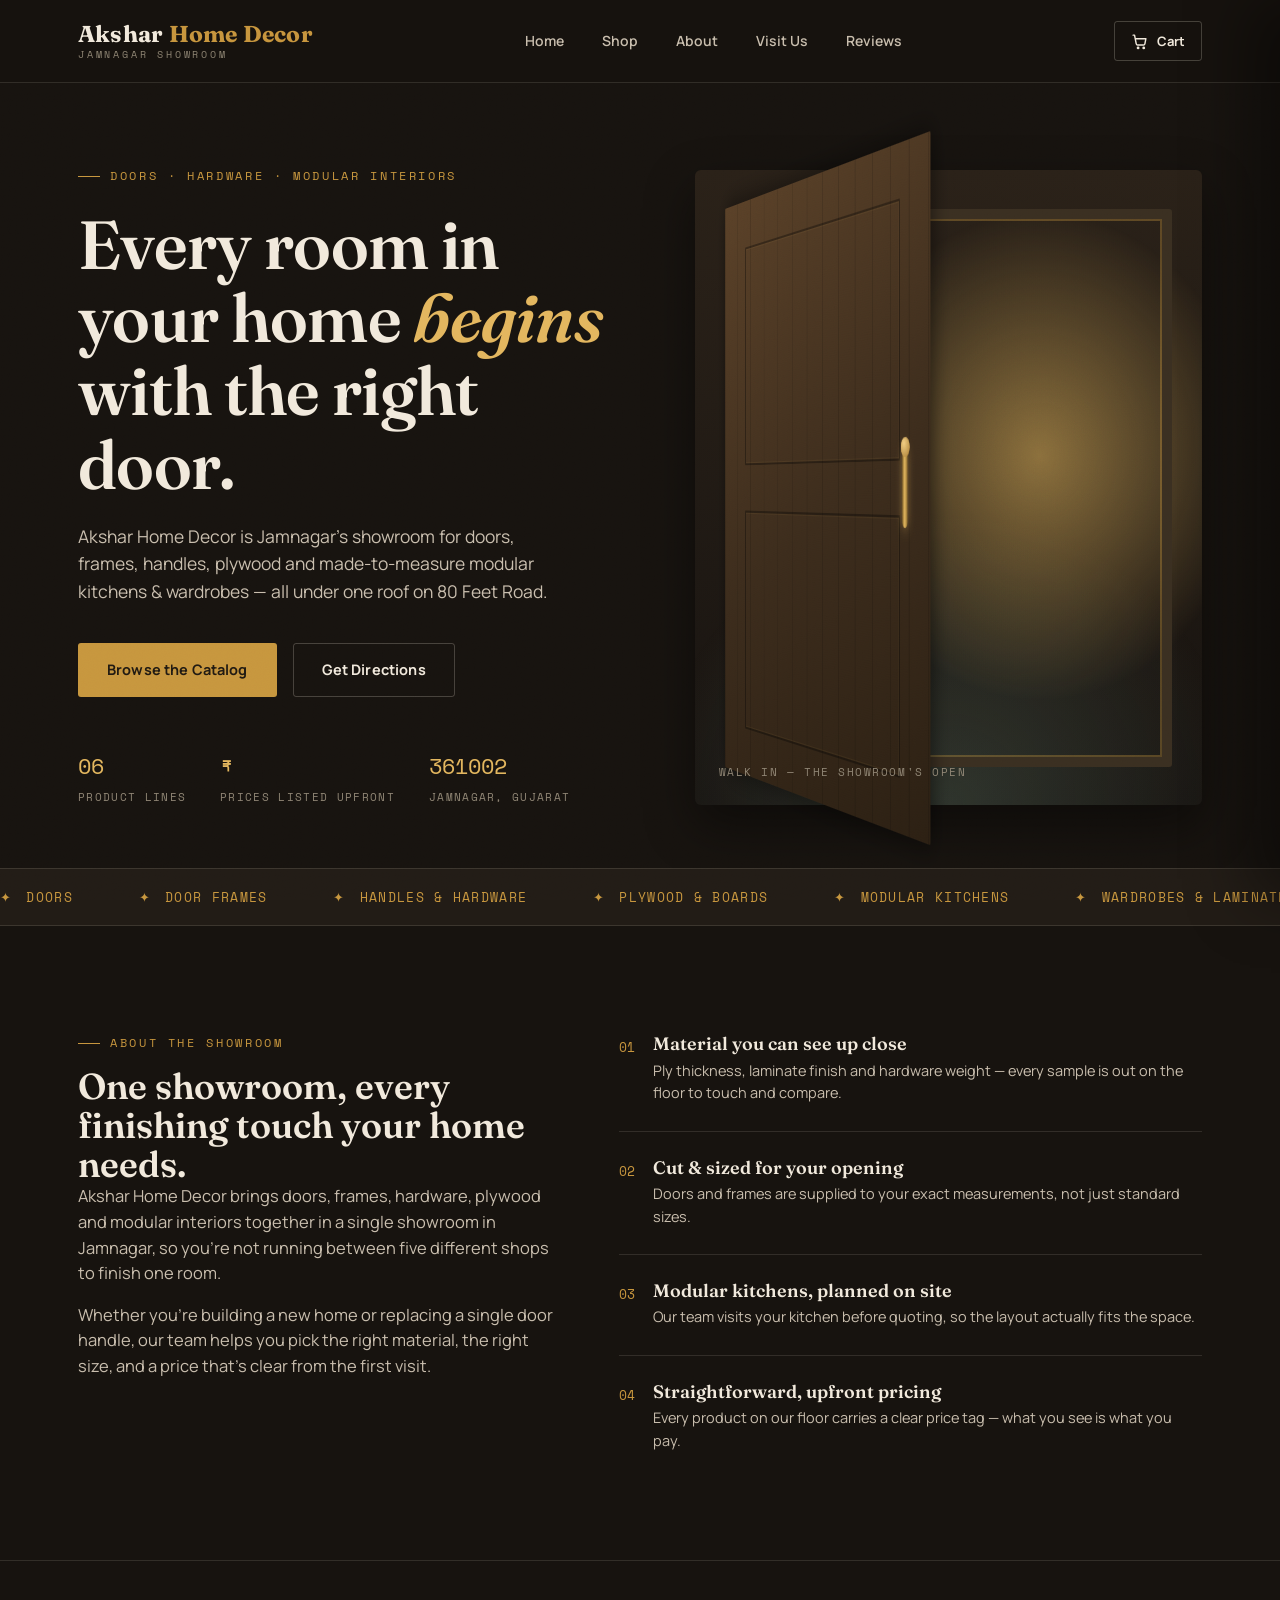
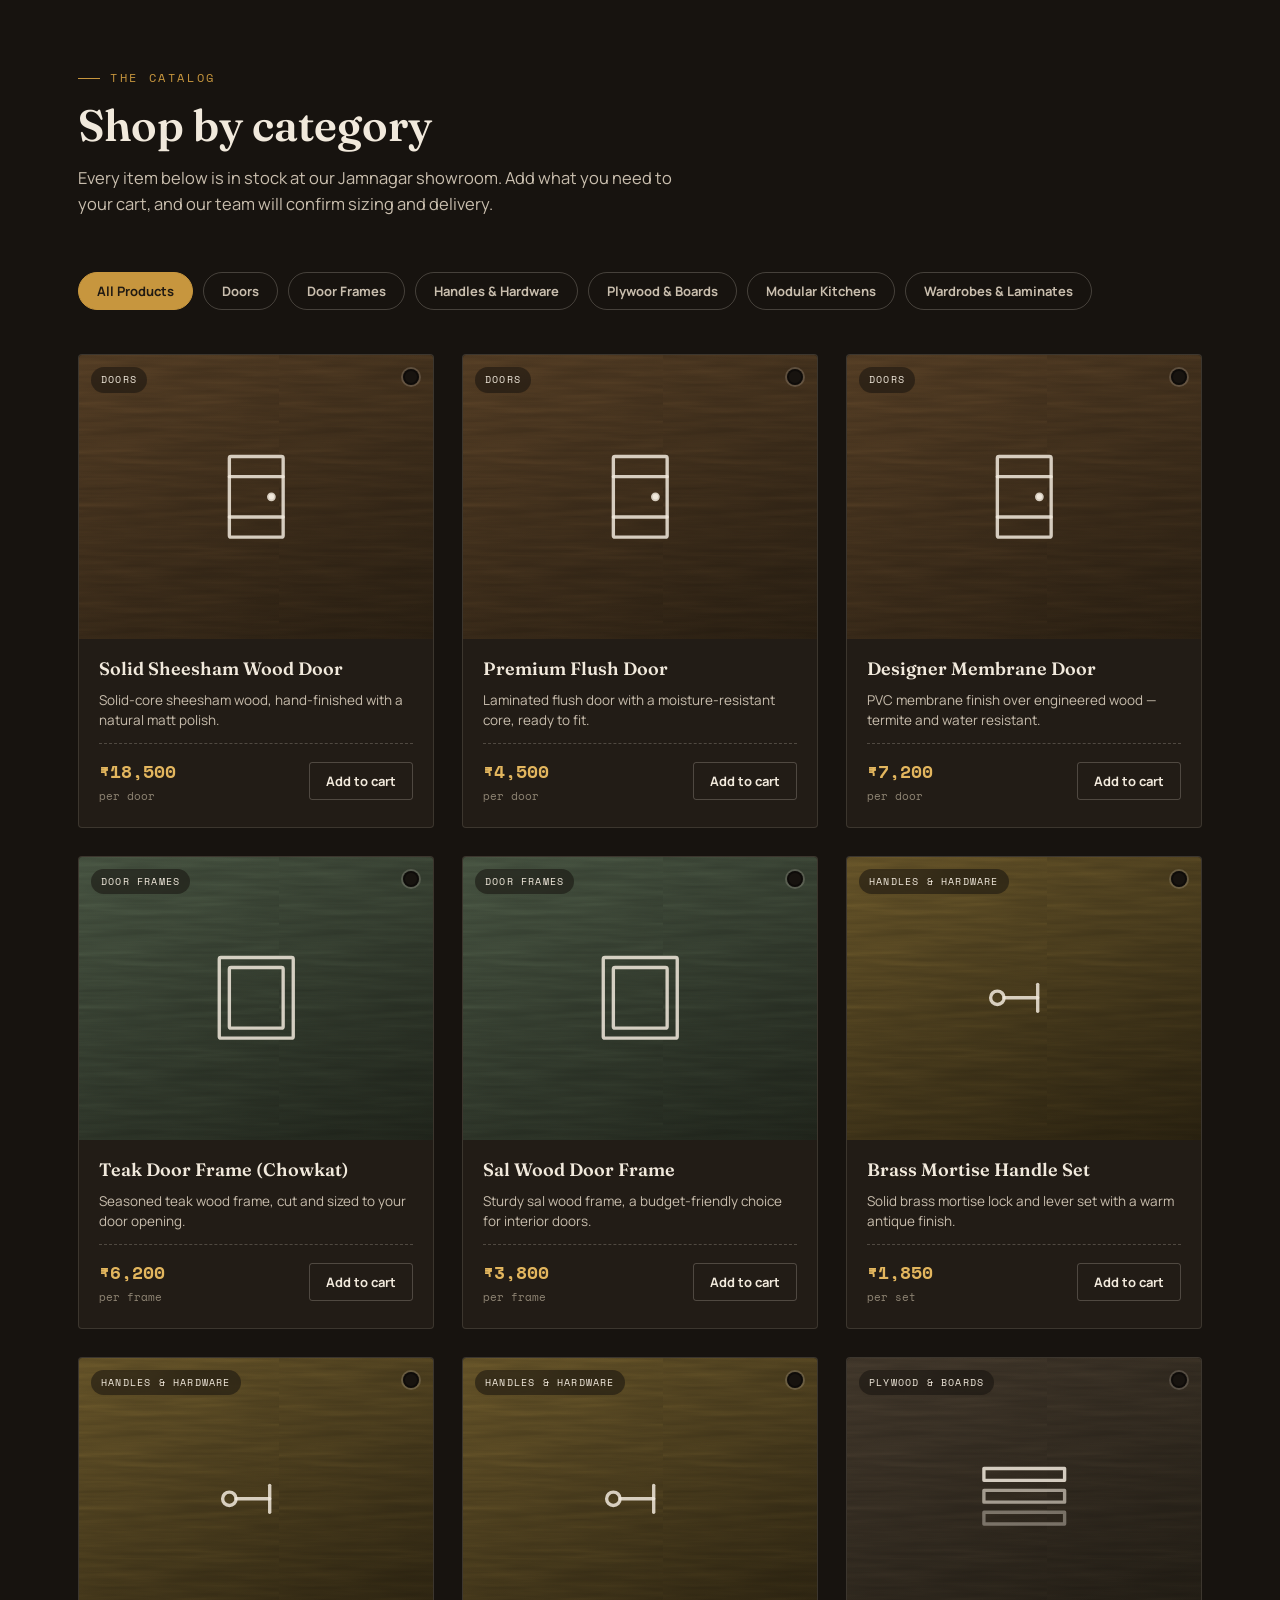
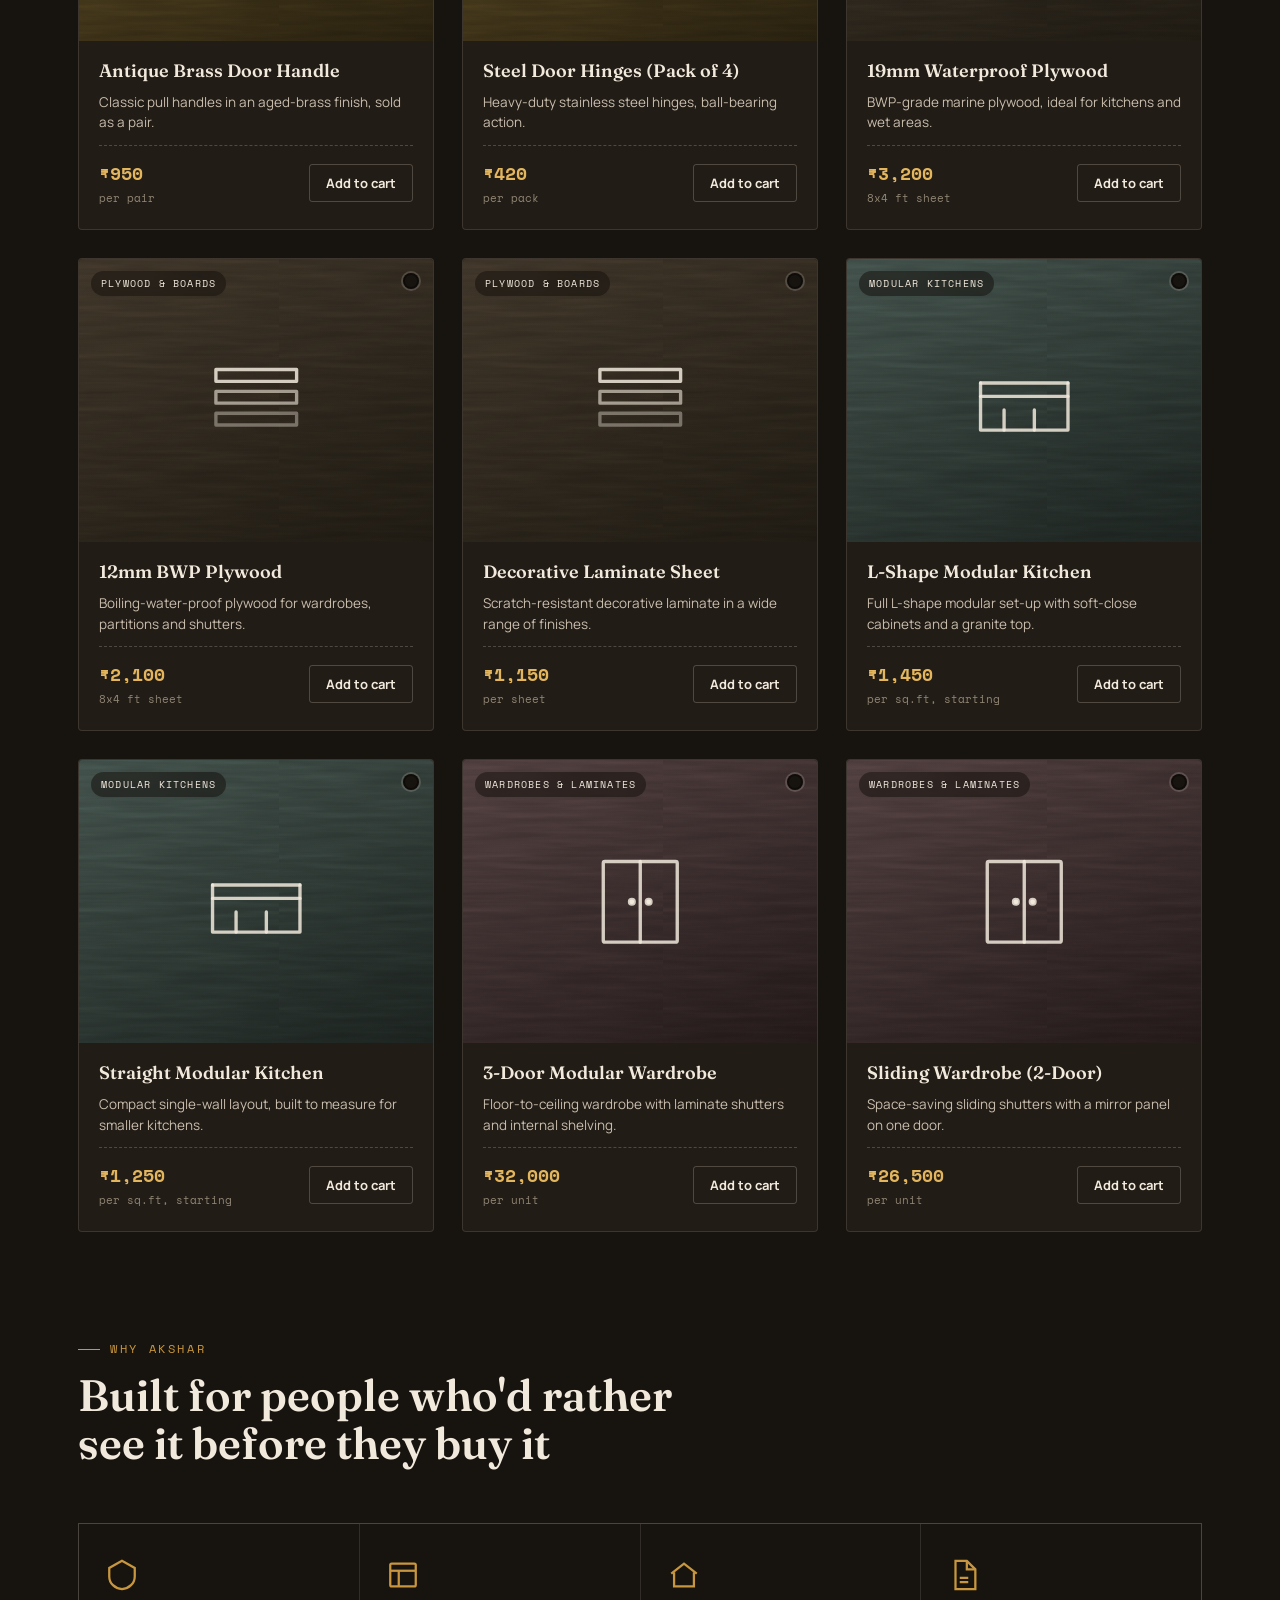
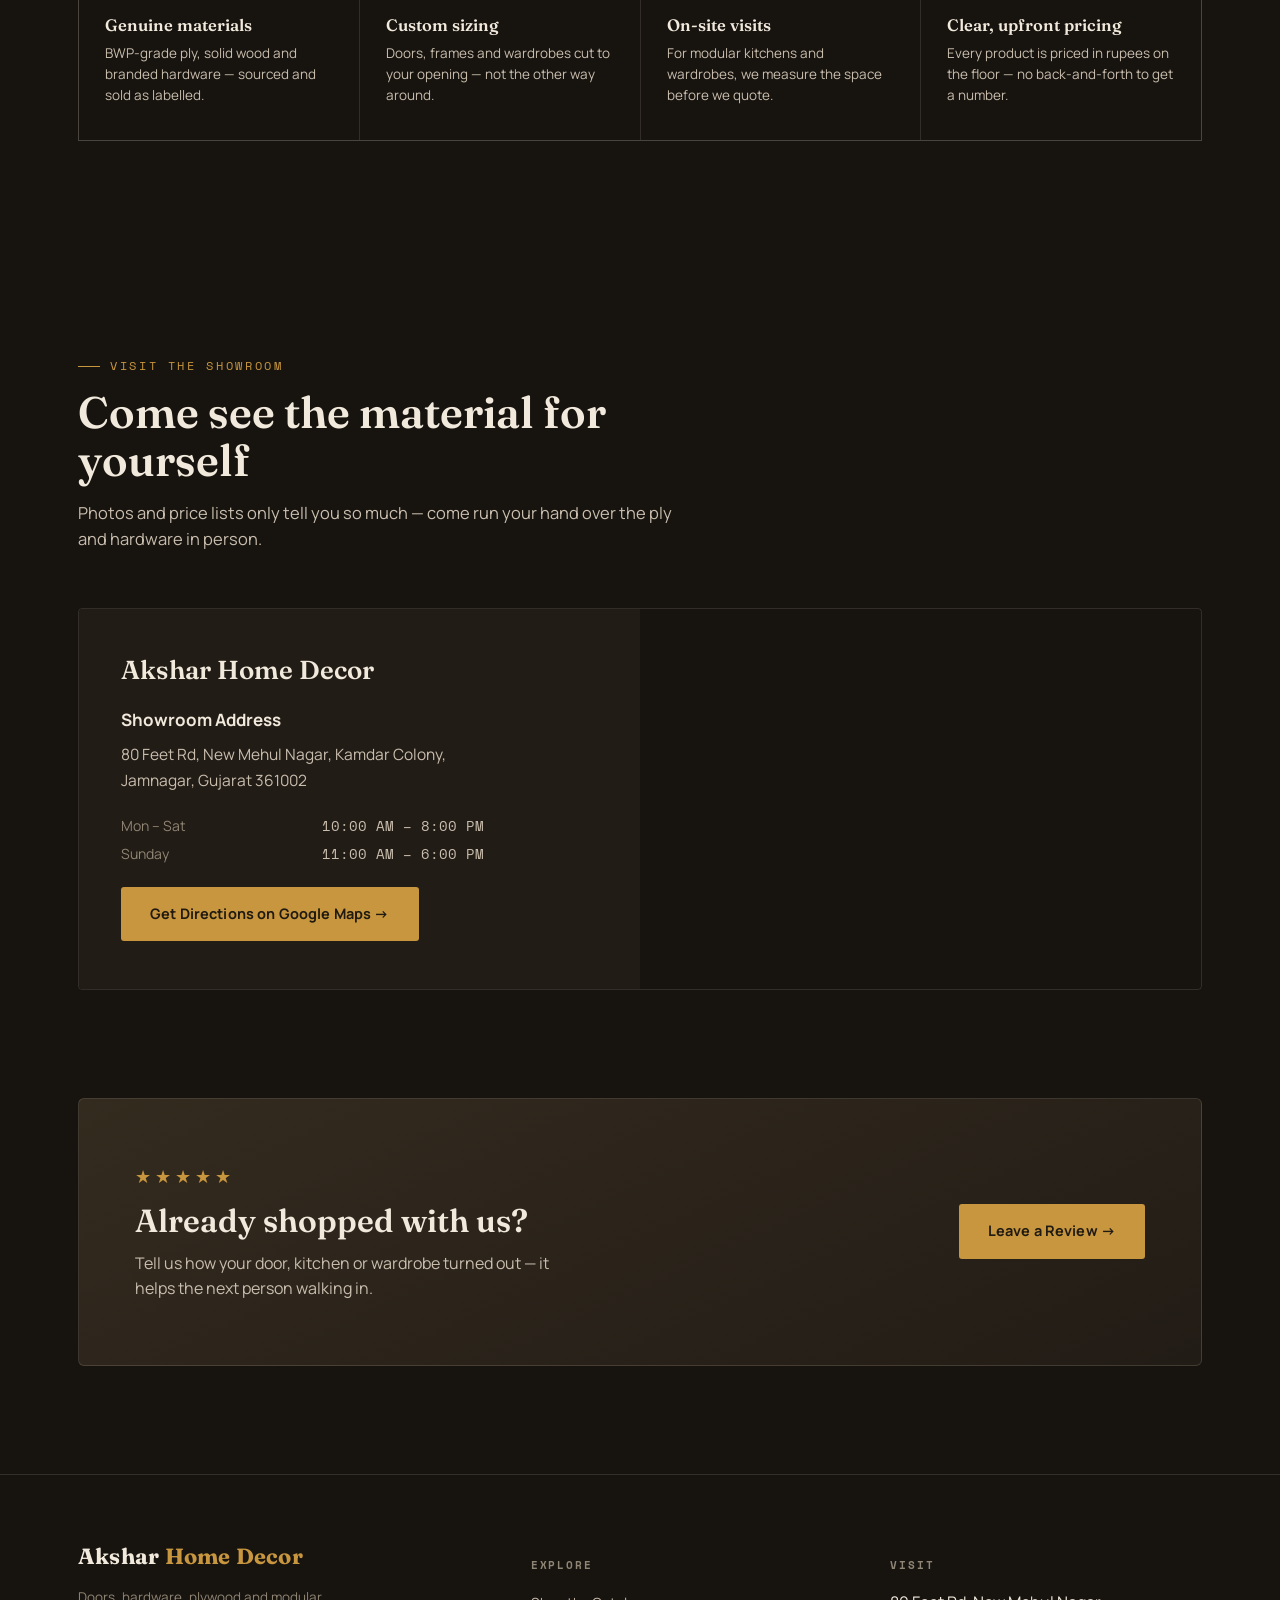
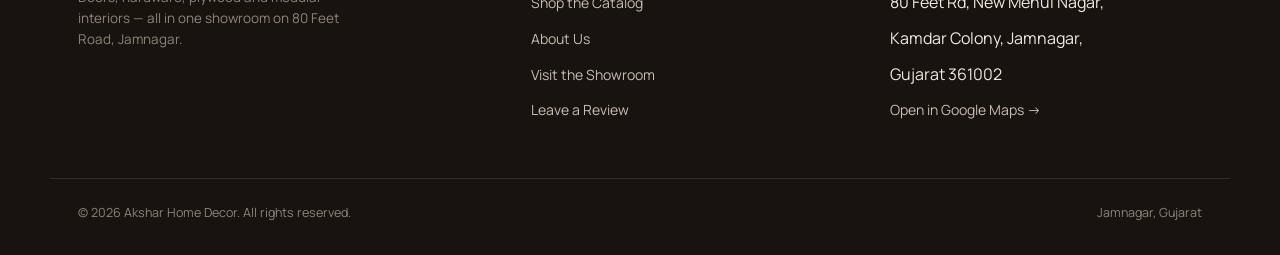
<file: index.html>
<!DOCTYPE html>
<html lang="en">
<head>
<meta charset="UTF-8">
<meta name="viewport" content="width=device-width, initial-scale=1.0">
<title>Akshar Home Decor — Doors, Hardware &amp; Modular Interiors, Jamnagar</title>
<meta name="description" content="Akshar Home Decor is Jamnagar's showroom for doors, door frames, handles, plywood, modular kitchens and wardrobes. Visit us on 80 Feet Road.">
<link rel="preconnect" href="https://fonts.googleapis.com">
<link rel="preconnect" href="https://fonts.gstatic.com" crossorigin>
<link href="https://fonts.googleapis.com/css2?family=Fraunces:ital,wght@0,400;0,600;0,700;0,900;1,500&family=Manrope:wght@400;500;600;700;800&family=Space+Mono:wght@400;700&display=swap" rel="stylesheet">
<link rel="stylesheet" href="style.css">
</head>
<body>

<!-- ============ NAV ============ -->
<header class="nav">
  <div class="container nav-row">
    <a href="#home" class="brand">
      <span class="brand-mark">Akshar <span>Home Decor</span></span>
      <span class="brand-sub">Jamnagar Showroom</span>
    </a>
    <nav class="nav-links" id="navLinks">
      <a href="#home">Home</a>
      <a href="#catalog">Shop</a>
      <a href="#about">About</a>
      <a href="#location">Visit Us</a>
      <a href="review.html">Reviews</a>
    </nav>
    <div class="nav-actions">
      <button class="cart-btn" id="cartBtn" aria-label="Open cart">
        <svg width="17" height="17" viewBox="0 0 24 24" fill="none" stroke="currentColor" stroke-width="2" stroke-linecap="round" stroke-linejoin="round"><path d="M3 3h2l2.4 12.4a2 2 0 0 0 2 1.6h8.2a2 2 0 0 0 2-1.6L21 8H6"/><circle cx="10" cy="21" r="1"/><circle cx="18" cy="21" r="1"/></svg>
        Cart
        <span class="cart-count" id="cartCount">0</span>
      </button>
      <button class="nav-toggle" id="navToggle" aria-label="Toggle menu">
        <svg width="18" height="18" viewBox="0 0 24 24" fill="none" stroke="currentColor" stroke-width="2" stroke-linecap="round"><line x1="3" y1="6" x2="21" y2="6"/><line x1="3" y1="12" x2="21" y2="12"/><line x1="3" y1="18" x2="21" y2="18"/></svg>
      </button>
    </div>
  </div>
</header>

<!-- ============ HERO ============ -->
<section class="hero" id="home">
  <div class="container hero-grid">
    <div class="hero-copy">
      <div class="eyebrow">Doors · Hardware · Modular Interiors</div>
      <h1>Every room in your home <em>begins</em> with the right door.</h1>
      <p class="lede">Akshar Home Decor is Jamnagar's showroom for doors, frames, handles, plywood and made-to-measure modular kitchens &amp; wardrobes — all under one roof on 80 Feet Road.</p>
      <div class="hero-actions">
        <a href="#catalog" class="btn btn-primary">Browse the Catalog</a>
        <a href="#location" class="btn btn-outline">Get Directions</a>
      </div>
      <div class="hero-meta">
        <div><span class="num">06</span><span class="lbl">Product Lines</span></div>
        <div><span class="num">₹</span><span class="lbl">Prices Listed Upfront</span></div>
        <div><span class="num">361002</span><span class="lbl">Jamnagar, Gujarat</span></div>
      </div>
    </div>
    <div class="door-scene" id="doorScene">
      <div class="door-glow"></div>
      <div class="door-frame-outer"></div>
      <div class="door-panel">
        <div class="rail top"></div>
        <div class="rail bottom"></div>
        <div class="door-handle"></div>
      </div>
      <div class="door-scene-tag">Walk in — the showroom's open</div>
    </div>
  </div>
</section>

<!-- ============ MATERIAL STRIP ============ -->
<div class="strip">
  <div class="strip-track">
    <span><span>✦</span>Doors</span>
    <span><span>✦</span>Door Frames</span>
    <span><span>✦</span>Handles &amp; Hardware</span>
    <span><span>✦</span>Plywood &amp; Boards</span>
    <span><span>✦</span>Modular Kitchens</span>
    <span><span>✦</span>Wardrobes &amp; Laminates</span>
    <span><span>✦</span>Doors</span>
    <span><span>✦</span>Door Frames</span>
    <span><span>✦</span>Handles &amp; Hardware</span>
    <span><span>✦</span>Plywood &amp; Boards</span>
    <span><span>✦</span>Modular Kitchens</span>
    <span><span>✦</span>Wardrobes &amp; Laminates</span>
  </div>
</div>

<!-- ============ ABOUT ============ -->
<section class="section" id="about">
  <div class="container about-grid">
    <div class="about-copy">
      <div class="eyebrow">About the Showroom</div>
      <h2 style="margin-top:14px; font-size:clamp(26px,3.4vw,36px);">One showroom, every finishing touch your home needs.</h2>
      <p>Akshar Home Decor brings doors, frames, hardware, plywood and modular interiors together in a single showroom in Jamnagar, so you're not running between five different shops to finish one room.</p>
      <p>Whether you're building a new home or replacing a single door handle, our team helps you pick the right material, the right size, and a price that's clear from the first visit.</p>
    </div>
    <div class="value-list">
      <div class="value-item">
        <div class="value-num">01</div>
        <div><h4>Material you can see up close</h4><p>Ply thickness, laminate finish and hardware weight — every sample is out on the floor to touch and compare.</p></div>
      </div>
      <div class="value-item">
        <div class="value-num">02</div>
        <div><h4>Cut &amp; sized for your opening</h4><p>Doors and frames are supplied to your exact measurements, not just standard sizes.</p></div>
      </div>
      <div class="value-item">
        <div class="value-num">03</div>
        <div><h4>Modular kitchens, planned on site</h4><p>Our team visits your kitchen before quoting, so the layout actually fits the space.</p></div>
      </div>
      <div class="value-item">
        <div class="value-num">04</div>
        <div><h4>Straightforward, upfront pricing</h4><p>Every product on our floor carries a clear price tag — what you see is what you pay.</p></div>
      </div>
    </div>
  </div>
</section>

<hr class="divider">

<!-- ============ CATALOG ============ -->
<section class="section" id="catalog">
  <div class="container">
    <div class="section-head">
      <div class="eyebrow">The Catalog</div>
      <h2>Shop by category</h2>
      <p>Every item below is in stock at our Jamnagar showroom. Add what you need to your cart, and our team will confirm sizing and delivery.</p>
    </div>

    <div class="filter-row">
      <button class="filter-chip active" data-filter="all">All Products</button>
      <button class="filter-chip" data-filter="doors">Doors</button>
      <button class="filter-chip" data-filter="frames">Door Frames</button>
      <button class="filter-chip" data-filter="handles">Handles &amp; Hardware</button>
      <button class="filter-chip" data-filter="plywood">Plywood &amp; Boards</button>
      <button class="filter-chip" data-filter="kitchen">Modular Kitchens</button>
      <button class="filter-chip" data-filter="wardrobes">Wardrobes &amp; Laminates</button>
    </div>

    <div class="product-grid" id="productGrid"><!-- rendered by script.js --></div>
  </div>
</section>

<!-- ============ WHY US ============ -->
<section class="section" style="padding-top:0;">
  <div class="container">
    <div class="section-head">
      <div class="eyebrow">Why Akshar</div>
      <h2>Built for people who'd rather see it before they buy it</h2>
    </div>
    <div class="feature-grid">
      <div class="feature">
        <svg class="ico" viewBox="0 0 24 24" fill="none" stroke="currentColor" stroke-width="1.6"><path d="M12 2 3 7v6c0 5 4 8.5 9 9 5-.5 9-4 9-9V7l-9-5Z"/></svg>
        <h4>Genuine materials</h4>
        <p>BWP-grade ply, solid wood and branded hardware — sourced and sold as labelled.</p>
      </div>
      <div class="feature">
        <svg class="ico" viewBox="0 0 24 24" fill="none" stroke="currentColor" stroke-width="1.6"><rect x="3" y="4" width="18" height="16" rx="1"/><line x1="3" y1="9" x2="21" y2="9"/><line x1="9" y1="9" x2="9" y2="20"/></svg>
        <h4>Custom sizing</h4>
        <p>Doors, frames and wardrobes cut to your opening — not the other way around.</p>
      </div>
      <div class="feature">
        <svg class="ico" viewBox="0 0 24 24" fill="none" stroke="currentColor" stroke-width="1.6"><path d="M3 11 12 4l9 7"/><path d="M5 10v10h14V10"/></svg>
        <h4>On-site visits</h4>
        <p>For modular kitchens and wardrobes, we measure the space before we quote.</p>
      </div>
      <div class="feature">
        <svg class="ico" viewBox="0 0 24 24" fill="none" stroke="currentColor" stroke-width="1.6"><path d="M14 2v6h6"/><path d="M6 2h8l6 6v14H6Z"/><path d="M9 14h6M9 17h6"/></svg>
        <h4>Clear, upfront pricing</h4>
        <p>Every product is priced in rupees on the floor — no back-and-forth to get a number.</p>
      </div>
    </div>
  </div>
</section>

<!-- ============ LOCATION ============ -->
<section class="section" id="location">
  <div class="container">
    <div class="section-head">
      <div class="eyebrow">Visit the Showroom</div>
      <h2>Come see the material for yourself</h2>
      <p>Photos and price lists only tell you so much — come run your hand over the ply and hardware in person.</p>
    </div>

    <div class="location-grid">
      <div class="location-info">
        <h3>Akshar Home Decor</h3>
        <p class="location-addr">
          <strong>Showroom Address</strong>
          80 Feet Rd, New Mehul Nagar, Kamdar Colony,<br>
          Jamnagar, Gujarat 361002
        </p>
        <div class="hours-table">
          <span>Mon – Sat</span><span>10:00 AM – 8:00 PM</span>
          <span>Sunday</span><span>11:00 AM – 6:00 PM</span>
        </div>
        <a
          href="https://www.google.com/maps/search/?api=1&query=Akshar+Home+Decor%2C+80+Feet+Rd%2C+New+Mehul+Nagar%2C+Kamdar+Colony%2C+Jamnagar%2C+Gujarat+361002"
          target="_blank" rel="noopener"
          class="btn btn-primary" style="align-self:flex-start;">
          Get Directions on Google Maps →
        </a>
      </div>
      <div class="map-embed">
        <iframe
          src="https://www.google.com/maps?q=Akshar+Home+Decor%2C+80+Feet+Rd%2C+New+Mehul+Nagar%2C+Kamdar+Colony%2C+Jamnagar%2C+Gujarat+361002&output=embed"
          loading="lazy"
          referrerpolicy="no-referrer-when-downgrade"
          title="Akshar Home Decor location on Google Maps">
        </iframe>
      </div>
    </div>
  </div>
</section>

<!-- ============ REVIEWS CTA ============ -->
<section class="section" style="padding-top:0;">
  <div class="container">
    <div class="review-cta">
      <div>
        <div class="stars">★★★★★</div>
        <h3>Already shopped with us?</h3>
        <p>Tell us how your door, kitchen or wardrobe turned out — it helps the next person walking in.</p>
      </div>
      <a href="review.html" class="btn btn-primary">Leave a Review →</a>
    </div>
  </div>
</section>

<!-- ============ FOOTER ============ -->
<footer class="site-footer">
  <div class="container footer-grid">
    <div class="footer-brand">
      <div class="brand-mark">Akshar <span style="color:var(--brass);">Home Decor</span></div>
      <p>Doors, hardware, plywood and modular interiors — all in one showroom on 80 Feet Road, Jamnagar.</p>
    </div>
    <div class="footer-col">
      <h5>Explore</h5>
      <ul>
        <li><a href="#catalog">Shop the Catalog</a></li>
        <li><a href="#about">About Us</a></li>
        <li><a href="#location">Visit the Showroom</a></li>
        <li><a href="review.html">Leave a Review</a></li>
      </ul>
    </div>
    <div class="footer-col">
      <h5>Visit</h5>
      <ul>
        <li>80 Feet Rd, New Mehul Nagar,</li>
        <li>Kamdar Colony, Jamnagar,</li>
        <li>Gujarat 361002</li>
        <li><a href="https://www.google.com/maps/search/?api=1&query=Akshar+Home+Decor%2C+80+Feet+Rd%2C+New+Mehul+Nagar%2C+Kamdar+Colony%2C+Jamnagar%2C+Gujarat+361002" target="_blank" rel="noopener">Open in Google Maps →</a></li>
      </ul>
    </div>
  </div>
  <div class="container footer-bottom">
    <span>© 2026 Akshar Home Decor. All rights reserved.</span>
    <span>Jamnagar, Gujarat</span>
  </div>
</footer>

<!-- ============ CART DRAWER ============ -->
<div class="overlay" id="overlay"></div>
<aside class="drawer" id="drawer" aria-label="Shopping cart">
  <div class="drawer-head">
    <h3>Your Cart</h3>
    <button class="drawer-close" id="drawerClose" aria-label="Close cart">
      <svg width="18" height="18" viewBox="0 0 24 24" fill="none" stroke="currentColor" stroke-width="2" stroke-linecap="round"><line x1="18" y1="6" x2="6" y2="18"/><line x1="6" y1="6" x2="18" y2="18"/></svg>
    </button>
  </div>
  <div class="drawer-items" id="drawerItems"><!-- rendered by script.js --></div>
  <div class="drawer-foot" id="drawerFoot" style="display:none;">
    <div class="subtotal-row"><span>Subtotal</span><span class="amt" id="subtotalAmt">₹0</span></div>
    <button class="btn btn-primary btn-block" id="checkoutBtn">Buy Now →</button>
    <p class="drawer-note">Final pricing, sizing and delivery are confirmed by our team before dispatch. Taxes as applicable.</p>
  </div>
</aside>

<!-- ============ ORDER CONFIRMATION MODAL ============ -->
<div class="modal" id="orderModal">
  <div class="modal-bg"></div>
  <div class="modal-card">
    <div class="ico-wrap">
      <svg viewBox="0 0 24 24" fill="none" stroke="currentColor" stroke-width="2.4" stroke-linecap="round" stroke-linejoin="round"><polyline points="20 6 9 17 4 12"/></svg>
    </div>
    <h3>Order request received</h3>
    <p>Thank you! Our team will confirm stock, sizing and delivery for your order. You're also welcome to visit the showroom directly to finalise your purchase.</p>
    <div class="order-id" id="orderId">Reference No. —</div>
    <button class="btn btn-outline btn-block" id="modalClose">Continue Browsing</button>
  </div>
</div>

<script src="script.js"></script>
</body>
</html>
</file>
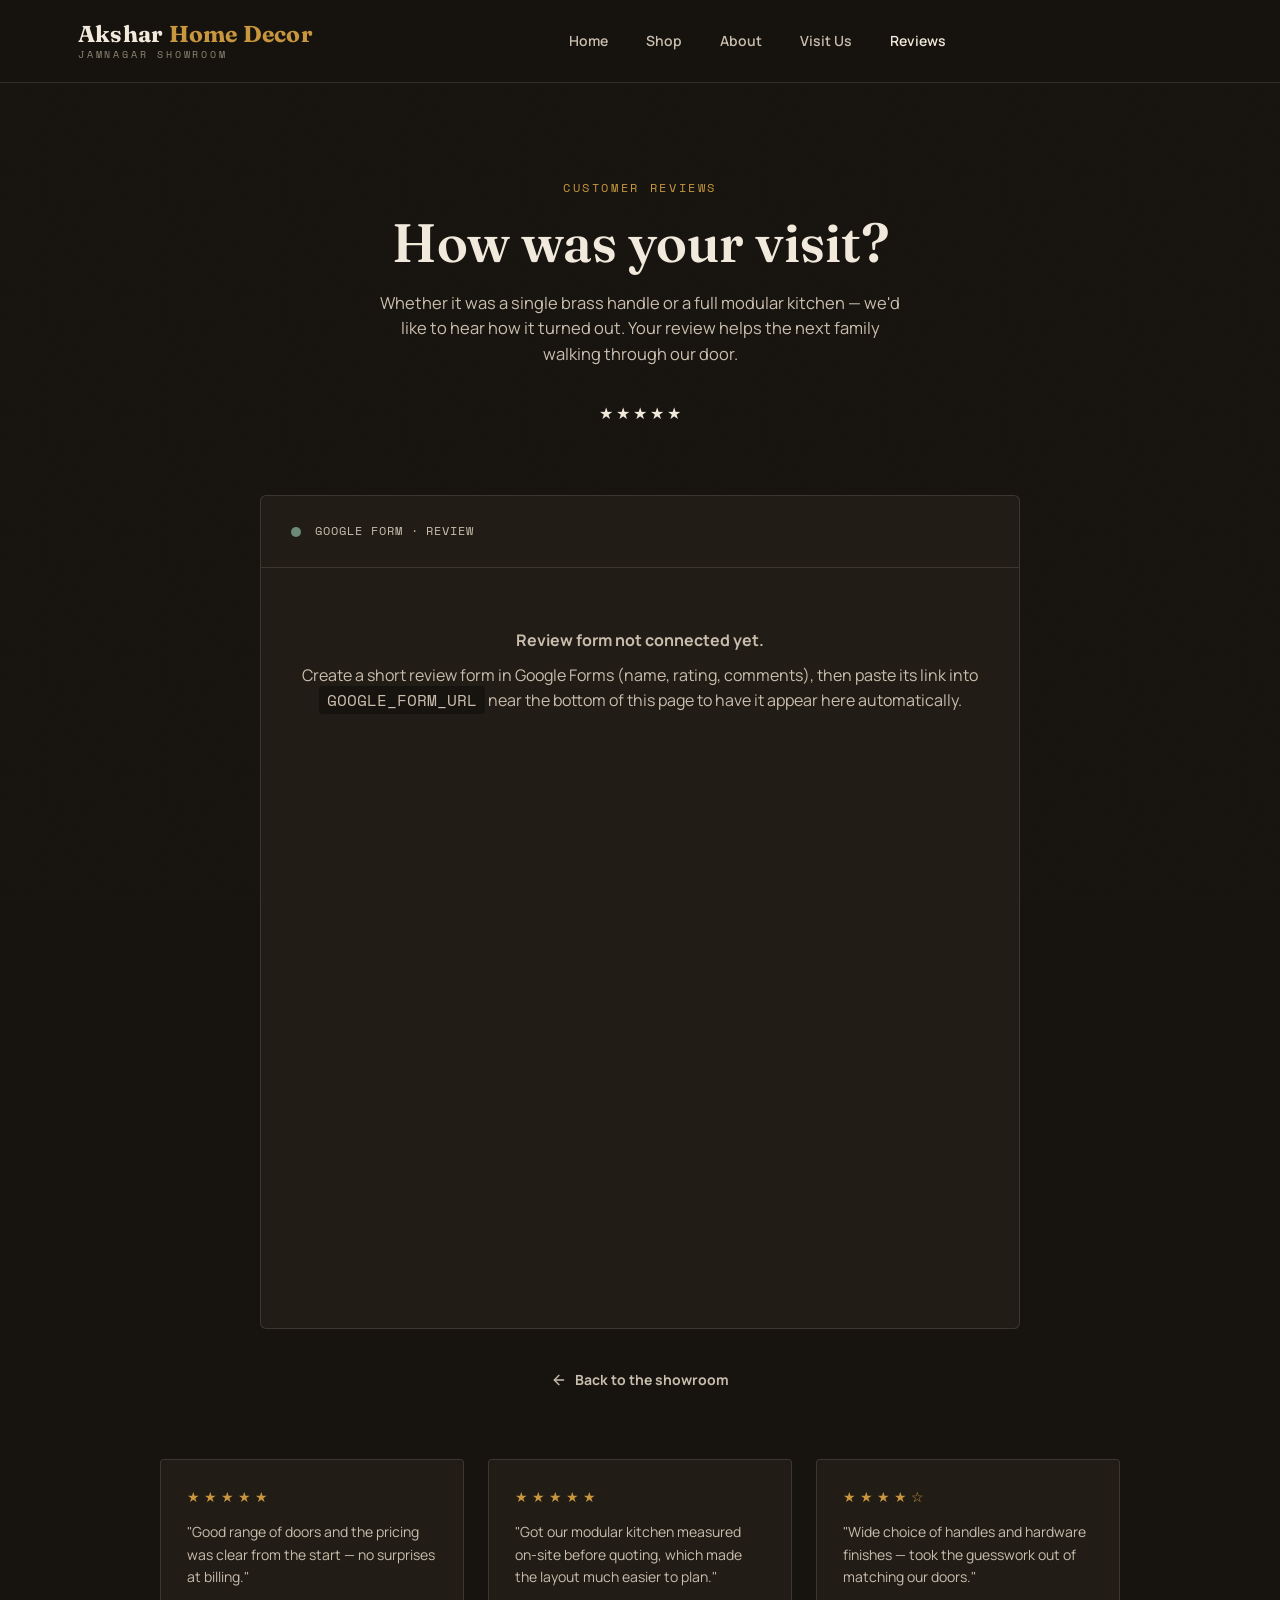
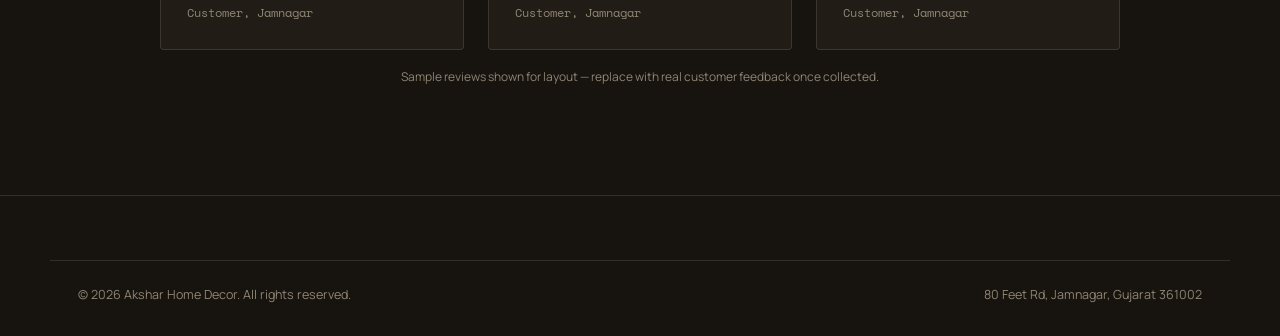
<file: review.html>
<!DOCTYPE html>
<html lang="en">
<head>
<meta charset="UTF-8">
<meta name="viewport" content="width=device-width, initial-scale=1.0">
<title>Leave a Review — Akshar Home Decor</title>
<meta name="description" content="Share your experience shopping at Akshar Home Decor, Jamnagar.">
<link rel="preconnect" href="https://fonts.googleapis.com">
<link rel="preconnect" href="https://fonts.gstatic.com" crossorigin>
<link href="https://fonts.googleapis.com/css2?family=Fraunces:ital,wght@0,400;0,600;0,700;0,900;1,500&family=Manrope:wght@400;500;600;700;800&family=Space+Mono:wght@400;700&display=swap" rel="stylesheet">
<link rel="stylesheet" href="style.css">
</head>
<body>

<!-- ============ NAV ============ -->
<header class="nav">
  <div class="container nav-row">
    <a href="index.html" class="brand">
      <span class="brand-mark">Akshar <span>Home Decor</span></span>
      <span class="brand-sub">Jamnagar Showroom</span>
    </a>
    <nav class="nav-links" id="navLinks">
      <a href="index.html">Home</a>
      <a href="index.html#catalog">Shop</a>
      <a href="index.html#about">About</a>
      <a href="index.html#location">Visit Us</a>
      <a href="review.html" class="active">Reviews</a>
    </nav>
    <div class="nav-actions">
      <button class="nav-toggle" id="navToggle" aria-label="Toggle menu">
        <svg width="18" height="18" viewBox="0 0 24 24" fill="none" stroke="currentColor" stroke-width="2" stroke-linecap="round"><line x1="3" y1="6" x2="21" y2="6"/><line x1="3" y1="12" x2="21" y2="12"/><line x1="3" y1="18" x2="21" y2="18"/></svg>
      </button>
    </div>
  </div>
</header>

<!-- ============ HERO ============ -->
<section class="review-hero">
  <div class="container">
    <div class="eyebrow">Customer Reviews</div>
    <h1>How was your visit?</h1>
    <p>Whether it was a single brass handle or a full modular kitchen — we'd like to hear how it turned out. Your review helps the next family walking through our door.</p>
    <div class="review-stars-row">★ ★ ★ ★ ★</div>
  </div>
</section>

<!-- ============ FORM PANEL ============ -->
<section class="section" style="padding-top:24px;">
  <div class="container">
    <div class="review-panel">
      <div class="review-panel-head">
        <span class="dot"></span>
        <span style="font-family:var(--font-tag); font-size:12px; letter-spacing:0.08em; color:var(--ivory-dim); text-transform:uppercase;">Google Form · Review</span>
      </div>
      <div class="review-form-wrap" id="formWrap">
        <!-- Filled in by the script below: shows the embedded Google Form
             once GOOGLE_FORM_URL is set, otherwise shows setup instructions. -->
      </div>
    </div>

    <div style="text-align:center;">
      <a href="index.html" class="back-link">
        <svg viewBox="0 0 24 24" fill="none" stroke="currentColor" stroke-width="2" stroke-linecap="round" stroke-linejoin="round"><line x1="19" y1="12" x2="5" y2="12"/><polyline points="12 19 5 12 12 5"/></svg>
        Back to the showroom
      </a>
    </div>

    <div class="testimonial-grid">
      <div class="testimonial">
        <div class="stars">★★★★★</div>
        <p>"Good range of doors and the pricing was clear from the start — no surprises at billing."</p>
        <div class="who">Customer, Jamnagar</div>
      </div>
      <div class="testimonial">
        <div class="stars">★★★★★</div>
        <p>"Got our modular kitchen measured on-site before quoting, which made the layout much easier to plan."</p>
        <div class="who">Customer, Jamnagar</div>
      </div>
      <div class="testimonial">
        <div class="stars">★★★★☆</div>
        <p>"Wide choice of handles and hardware finishes — took the guesswork out of matching our doors."</p>
        <div class="who">Customer, Jamnagar</div>
      </div>
    </div>
    <p style="text-align:center; color:var(--ivory-faint); font-size:12px; margin-top:18px;">Sample reviews shown for layout — replace with real customer feedback once collected.</p>
  </div>
</section>

<!-- ============ FOOTER ============ -->
<footer class="site-footer">
  <div class="container footer-bottom" style="margin-top:0; padding-top:24px;">
    <span>© 2026 Akshar Home Decor. All rights reserved.</span>
    <span>80 Feet Rd, Jamnagar, Gujarat 361002</span>
  </div>
</footer>

<script src="script.js"></script>
<script>
  // ---------------------------------------------------------------
  // Paste your Google Form's shareable link between the quotes below.
  // In Google Forms: Send → Link icon → copy the URL (ends in /viewform).
  // Example: "https://docs.google.com/forms/d/e/1FAI.../viewform"
  // ---------------------------------------------------------------
  const GOOGLE_FORM_URL = "";

  const wrap = document.getElementById("formWrap");
  if (GOOGLE_FORM_URL) {
    const embedSrc = GOOGLE_FORM_URL.includes("?")
      ? GOOGLE_FORM_URL + "&embedded=true"
      : GOOGLE_FORM_URL + "?embedded=true";
    wrap.innerHTML = `<iframe src="${embedSrc}" title="Akshar Home Decor review form">Loading…</iframe>`;
  } else {
    wrap.innerHTML = `
      <div class="review-fallback">
        <p><strong>Review form not connected yet.</strong></p>
        <p style="margin-top:10px;">Create a short review form in Google Forms (name, rating, comments), then paste its link into
        <code style="font-family:var(--font-tag); background:var(--bg); padding:2px 8px; border-radius:3px;">GOOGLE_FORM_URL</code> near the bottom of this page to have it appear here automatically.</p>
      </div>`;
  }

  // keep mobile nav toggle working on this page too
  document.addEventListener("DOMContentLoaded", () => {
    const toggle = document.getElementById("navToggle");
    const links = document.getElementById("navLinks");
    if (toggle && links) {
      toggle.addEventListener("click", () => links.classList.toggle("open"));
    }
  });
</script>
</body>
</html>
</file>
<file: style.css>
/* ===================================================================
   AKSHAR HOME DECOR — stylesheet
   Palette:  --bg (espresso walnut) / --brass (hardware gold) / --verdigris
   Type:     Fraunces (display) / Manrope (body) / Space Mono (tags & prices)
   =================================================================== */

:root{
  --bg:            #17130f;
  --bg-panel:      #221c16;
  --bg-panel-alt:  #2b2319;
  --bg-panel-hi:   #342b1f;
  --ivory:         #f1e9dc;
  --ivory-dim:     #c9beae;
  --ivory-faint:   #8f8574;
  --brass:         #c7963e;
  --brass-bright:  #e3b65e;
  --verdigris:     #6c8a76;
  --verdigris-dim: #4d6156;
  --line:          rgba(241,233,220,0.12);
  --line-strong:   rgba(241,233,220,0.22);
  --shadow:        0 20px 50px rgba(0,0,0,0.45);

  --font-display: "Fraunces", "Iowan Old Style", Georgia, serif;
  --font-body:    "Manrope", "Segoe UI", sans-serif;
  --font-tag:     "Space Mono", "Courier New", monospace;

  --container: 1180px;
  --radius: 3px;
}

/* ---------- Reset ---------- */
*, *::before, *::after{ box-sizing: border-box; -webkit-tap-highlight-color: transparent; }
html{ scroll-behavior: smooth; }
body{
  margin:0;
  background: var(--bg);
  color: var(--ivory);
  font-family: var(--font-body);
  font-size: 16px;
  line-height: 1.55;
  -webkit-font-smoothing: antialiased;
}
img{ max-width:100%; display:block; }
a{ color: inherit; text-decoration: none; }
ul{ list-style:none; margin:0; padding:0; }
button{ font-family: inherit; cursor:pointer; }
h1,h2,h3,h4{ font-family: var(--font-display); font-weight:600; margin:0; line-height:1.08; }
p{ margin:0; }

::selection{ background: var(--brass); color: #201a12; }

:focus-visible{
  outline: 2px solid var(--brass-bright);
  outline-offset: 3px;
}

@media (prefers-reduced-motion: reduce){
  *{ animation-duration: 0.001ms !important; animation-iteration-count: 1 !important; transition-duration: 0.001ms !important; scroll-behavior: auto !important; }
}

/* subtle background grain across whole site */
body::before{
  content:"";
  position: fixed; inset:0;
  pointer-events:none;
  z-index: 1;
  opacity: 0.05;
  background-image: url("data:image/svg+xml;utf8,<svg xmlns='http://www.w3.org/2000/svg' width='120' height='120'><filter id='n'><feTurbulence type='fractalNoise' baseFrequency='0.85' numOctaves='2' stitchTiles='stitch'/></filter><rect width='100%25' height='100%25' filter='url(%23n)'/></svg>");
  mix-blend-mode: overlay;
}
/* A fixed, blended full-page layer is expensive to repaint on phone GPUs and
   can stall other animations while scrolling — switch it off on touch devices. */
@media (hover: none) and (pointer: coarse){
  body::before{ display:none; }
}

.container{ max-width: var(--container); margin: 0 auto; padding: 0 28px; }

.eyebrow{
  font-family: var(--font-tag);
  font-size: 12px;
  letter-spacing: 0.22em;
  text-transform: uppercase;
  color: var(--brass);
  display:flex; align-items:center; gap:10px;
}
.eyebrow::before{
  content:"";
  width:22px; height:1px;
  background: var(--brass);
  display:inline-block;
}

.section{ padding: 108px 0; position:relative; z-index:2; }
.section-head{ max-width: 620px; margin-bottom: 56px; }
.section-head h2{ font-size: clamp(30px, 4vw, 44px); margin-top:14px; }
.section-head p{ margin-top:16px; color: var(--ivory-dim); font-size: 16.5px; }
.section-head.center{ margin-left:auto; margin-right:auto; text-align:center; }
.section-head.center .eyebrow{ justify-content:center; }
.section-head.center .eyebrow::before{ display:none; }

.divider{ height:1px; background: var(--line); border:0; margin:0; }

/* ---------- Buttons ---------- */
.btn{
  display:inline-flex; align-items:center; justify-content:center; gap:10px;
  padding: 15px 28px;
  font-family: var(--font-body);
  font-weight:700;
  font-size: 14.5px;
  letter-spacing: 0.01em;
  border-radius: var(--radius);
  border: 1px solid transparent;
  transition: transform .18s ease, background .18s ease, border-color .18s ease, color .18s ease;
  white-space: nowrap;
}
.btn:hover, .btn:active{ transform: translateY(-2px); }
.btn-primary{ background: var(--brass); color:#201a12; }
.btn-primary:hover, .btn-primary:active{ background: var(--brass-bright); }
.btn-outline{ border-color: var(--line-strong); color: var(--ivory); }
.btn-outline:hover, .btn-outline:active{ border-color: var(--brass); color: var(--brass-bright); }
.btn-ghost{ color: var(--ivory-dim); padding: 10px 4px; }
.btn-ghost:hover, .btn-ghost:active{ color: var(--brass-bright); }
.btn-block{ width:100%; }
.btn[disabled]{ opacity:.45; cursor:not-allowed; transform:none !important; }

/* ===================================================================
   NAV
   =================================================================== */
.nav{
  position: sticky; top:0; z-index: 60;
  background: rgba(23,19,15,0.86);
  -webkit-backdrop-filter: blur(10px);
  backdrop-filter: blur(10px);
  border-bottom: 1px solid var(--line);
}
@media (hover: none) and (pointer: coarse){
  .nav{ -webkit-backdrop-filter: none; backdrop-filter: none; background: rgba(23,19,15,0.97); }
}
.nav-row{ display:flex; align-items:center; justify-content:space-between; height:82px; }
.brand{ display:flex; flex-direction:column; line-height:1; gap:4px; }
.brand-mark{ font-family: var(--font-display); font-size: 23px; font-weight:700; letter-spacing:0.01em; }
.brand-mark span{ color: var(--brass); }
.brand-sub{ font-family: var(--font-tag); font-size: 10px; letter-spacing:0.28em; color: var(--ivory-faint); text-transform:uppercase; }

.nav-links{ display:flex; align-items:center; gap:38px; }
.nav-links a{
  font-size: 14px; font-weight:600; color: var(--ivory-dim);
  position:relative; padding: 6px 0;
  transition: color .18s ease;
}
.nav-links a:hover, .nav-links a:active, .nav-links a.active{ color: var(--ivory); }
.nav-links a::after{
  content:""; position:absolute; left:0; right:0; bottom:0; height:1px;
  background: var(--brass); transform: scaleX(0); transform-origin:left;
  transition: transform .22s ease;
}
.nav-links a:hover::after, .nav-links a:active::after{ transform: scaleX(1); }

.nav-actions{ display:flex; align-items:center; gap:18px; }
.cart-btn{
  position:relative; display:flex; align-items:center; gap:9px;
  border:1px solid var(--line-strong); border-radius: var(--radius);
  padding: 10px 16px; font-size:13px; font-weight:700; color: var(--ivory);
  background:transparent; transition: border-color .18s ease, color .18s ease;
}
.cart-btn:hover, .cart-btn:active{ border-color: var(--brass); color: var(--brass-bright); }
.cart-count{
  position:absolute; top:-8px; right:-8px;
  background: var(--brass); color:#201a12;
  font-family: var(--font-tag); font-size:10.5px; font-weight:700;
  width:20px; height:20px; border-radius:50%;
  display:flex; align-items:center; justify-content:center;
}
.nav-toggle{ display:none; background:none; border:1px solid var(--line-strong); border-radius: var(--radius); width:42px; height:42px; align-items:center; justify-content:center; color:var(--ivory); }

@media (max-width: 900px){
  .nav-links{
    position:fixed; top:82px; left:0; right:0; bottom:0;
    background: var(--bg); flex-direction:column; align-items:flex-start;
    padding: 34px 28px; gap:26px; transform: translateX(100%);
    transition: transform .3s ease; overflow:auto;
  }
  .nav-links.open{ transform: translateX(0); }
  .nav-links a{ font-size:20px; }
  .nav-toggle{ display:flex; }
}

/* ===================================================================
   HERO
   =================================================================== */
.hero{
  position:relative; overflow:hidden;
  padding: 84px 0 60px;
}
.hero-grid{
  display:grid; grid-template-columns: 1.05fr 0.95fr; gap:56px; align-items:center;
}
.hero-copy .eyebrow{ margin-bottom:22px; }
.hero-copy h1{
  font-size: clamp(40px, 5.6vw, 68px);
  letter-spacing: -0.01em;
}
.hero-copy h1 em{ font-style: italic; color: var(--brass-bright); }
.hero-copy .lede{
  margin-top: 22px; max-width: 480px;
  color: var(--ivory-dim); font-size: 17.5px;
}
.hero-actions{ display:flex; gap:16px; margin-top:38px; flex-wrap:wrap; }
.hero-meta{ display:flex; gap:34px; margin-top:52px; flex-wrap:wrap; }
.hero-meta div{ font-family: var(--font-tag); }
.hero-meta .num{ font-size:22px; color: var(--brass-bright); display:block; }
.hero-meta .lbl{ font-size:11px; color: var(--ivory-faint); text-transform:uppercase; letter-spacing:0.12em; }

/* --- signature: opening door scene --- */
.door-scene{
  position:relative;
  aspect-ratio: 4 / 5;
  height: 480px; /* fallback for browsers without aspect-ratio support */
  max-height: 560px;
  -webkit-perspective: 1800px;
  perspective: 1800px;
  border-radius: 6px;
  background: linear-gradient(180deg, #2a2118, #171310);
  box-shadow: var(--shadow);
  /* Deliberately no overflow:hidden here. A parent that both clips
     (overflow:hidden) and hosts a perspective/3D-transformed child is a
     known trigger for real phone browsers (iOS Safari in particular)
     failing to paint the child at all — it looks fine in a desktop
     browser's mobile preview because that isn't the real rendering engine.
     Nothing inside this box needs the clipping (see .door-glow below for
     how the rounded corners are kept), so it's left off on purpose. */
  -webkit-transform: translateZ(0);
  transform: translateZ(0);
}
@supports (aspect-ratio: 4 / 5){
  .door-scene{ height:auto; max-height:none; }
}
.door-glow{
  position:absolute; inset:0;
  border-radius: inherit; /* keeps rounded corners without relying on the parent's overflow:hidden */
  background:
    radial-gradient(60% 55% at 68% 45%, rgba(227,182,94,0.55), rgba(227,182,94,0) 70%),
    radial-gradient(90% 70% at 50% 100%, rgba(108,138,118,0.28), rgba(108,138,118,0) 65%);
  opacity:0; transition: opacity 1.4s ease 0.4s;
}
.door-scene.opened .door-glow{ opacity:1; }
.door-frame-outer{
  position:absolute; inset: 6%;
  border: 10px solid #3a2f21;
  border-radius: 3px;
  box-shadow: inset 0 0 0 2px rgba(199,150,62,0.35);
}
.door-panel{
  position:absolute; inset: 6%;
  -webkit-transform-style: preserve-3d;
  transform-style: preserve-3d;
  transform-origin: left center;
  transform: rotateY(0deg);
  will-change: transform;
  backface-visibility: hidden;
  -webkit-backface-visibility: hidden;
  transition: transform 1.5s cubic-bezier(.6,0,.2,1) 0.35s;
  background:
    repeating-linear-gradient(90deg, rgba(0,0,0,0.12) 0 2px, transparent 2px 34px),
    linear-gradient(160deg, #5a4128, #3c2c1c 55%, #2c2013);
  box-shadow: 4px 0 30px rgba(0,0,0,0.5);
  border-radius: 2px;
}
.door-scene.opened .door-panel{ transform: rotateY(-62deg); }
.door-panel .rail{
  position:absolute; left:12%; right:12%; height:38%;
  border: 2px solid rgba(0,0,0,0.35);
  border-radius:2px;
  box-shadow: inset 0 0 0 1px rgba(227,182,94,0.06);
}
.door-panel .rail.top{ top:8%; }
.door-panel .rail.bottom{ bottom:8%; }
.door-handle{
  position:absolute; right:9%; top:50%; transform:translateY(-50%);
  width:9px; height:64px; border-radius:5px;
  background: linear-gradient(90deg, #8a6a2e, #e3b65e 45%, #8a6a2e);
  box-shadow: 0 0 12px rgba(227,182,94,0.5);
}
.door-handle::before{
  content:""; position:absolute; left:50%; top:-9px; transform:translateX(-50%);
  width:16px; height:16px; border-radius:50%;
  background: radial-gradient(circle at 35% 30%, #f2cd82, #a87b32);
}
.door-scene-tag{
  position:absolute; left:24px; bottom:24px;
  font-family: var(--font-tag); font-size:11px; letter-spacing:0.14em;
  text-transform:uppercase; color: var(--ivory-faint);
  opacity:0; transition: opacity 1s ease 1.6s;
}
.door-scene.opened .door-scene-tag{ opacity:1; }

@media (max-width: 900px){
  .hero-grid{ grid-template-columns:1fr; }
  .door-scene{ order:-1; max-width:420px; margin:0 auto; }
}

/* ===================================================================
   MATERIAL STRIP (ticker)
   =================================================================== */
.strip{
  border-top:1px solid var(--line); border-bottom:1px solid var(--line);
  background: var(--bg-panel);
  overflow:hidden;
  padding: 18px 0;
}
.strip-track{
  display:flex; gap:52px; width:max-content;
  will-change: transform;
  animation: scroll-left 32s linear infinite;
  font-family: var(--font-tag); font-size:13px; letter-spacing:0.1em;
  text-transform:uppercase; color: var(--ivory-faint);
}
.strip-track span{ color: var(--brass); margin-right:14px; }
@keyframes scroll-left{ from{ transform:translateX(0); } to{ transform: translateX(-50%); } }

/* ===================================================================
   ABOUT
   =================================================================== */
.about-grid{ display:grid; grid-template-columns: 0.9fr 1.1fr; gap:64px; align-items:start; }
.about-copy p + p{ margin-top:16px; }
.about-copy p{ color: var(--ivory-dim); font-size:16.5px; }
.value-list{ display:grid; gap:26px; }
.value-item{ display:flex; gap:18px; padding-bottom:26px; border-bottom:1px solid var(--line); }
.value-item:last-child{ border-bottom:0; padding-bottom:0; }
.value-num{ font-family: var(--font-tag); color: var(--brass); font-size:13px; padding-top:3px; }
.value-item h4{ font-size:18px; margin-bottom:6px; }
.value-item p{ color: var(--ivory-dim); font-size:14.5px; }

@media (max-width: 900px){ .about-grid{ grid-template-columns:1fr; } }

/* ===================================================================
   CATALOG
   =================================================================== */
.filter-row{ display:flex; flex-wrap:wrap; gap:10px; margin-bottom:44px; }
.filter-chip{
  border:1px solid var(--line-strong); background:transparent; color:var(--ivory-dim);
  padding:9px 18px; border-radius: 999px; font-size:13px; font-weight:700;
  transition: all .18s ease;
}
.filter-chip:hover, .filter-chip:active{ color: var(--ivory); border-color: var(--ivory-dim); }
.filter-chip.active{ background: var(--brass); border-color: var(--brass); color:#201a12; }

.product-grid{
  display:grid; grid-template-columns: repeat(3, 1fr); gap:28px;
}
@media (max-width:980px){ .product-grid{ grid-template-columns: repeat(2,1fr); } }
@media (max-width:620px){ .product-grid{ grid-template-columns: 1fr; } }

.card{
  background: var(--bg-panel);
  border: 1px solid var(--line);
  border-radius: 4px;
  overflow:hidden;
  display:flex; flex-direction:column;
  transition: border-color .2s ease, transform .2s ease;
}
.card:hover, .card:active{ border-color: var(--line-strong); transform: translateY(-4px); }

.card-media{
  position:relative; aspect-ratio: 5/4;
  min-height: 180px; /* fallback for browsers without aspect-ratio support */
  display:flex; align-items:center; justify-content:center;
  background-image:
    url("data:image/svg+xml;utf8,<svg xmlns='http://www.w3.org/2000/svg' width='200' height='200'><filter id='w'><feTurbulence type='fractalNoise' baseFrequency='0.012 0.19' numOctaves='3' seed='7'/><feColorMatrix type='saturate' values='0'/></filter><rect width='100%25' height='100%25' filter='url(%23w)' opacity='0.5'/></svg>"),
    linear-gradient(155deg, var(--tint-a), var(--tint-b));
  background-blend-mode: overlay, normal;
}
.card-media svg.icon{ width:38%; height:38%; stroke: rgba(241,233,220,0.85); }
.card-cat{
  position:absolute; top:12px; left:12px;
  font-family: var(--font-tag); font-size:10px; letter-spacing:0.12em; text-transform:uppercase;
  background: rgba(23,19,15,0.55); color: var(--ivory);
  padding:5px 10px; border-radius:999px;
  -webkit-backdrop-filter: blur(4px); backdrop-filter: blur(4px);
}
.card-hole{
  position:absolute; top:14px; right:14px; width:16px; height:16px;
  border-radius:50%; background: var(--bg);
  box-shadow: inset 0 0 0 2px rgba(0,0,0,0.4), 0 0 0 2px rgba(241,233,220,0.18);
}
.card-body{ padding:20px 20px 22px; display:flex; flex-direction:column; gap:12px; flex:1; }
.card-body h3{ font-size:18px; }
.card-body .desc{ color: var(--ivory-dim); font-size:13.5px; line-height:1.5; }
.card-tear{ border-top:1px dashed var(--line-strong); margin-top:auto; padding-top:14px; display:flex; align-items:center; justify-content:space-between; gap:12px; }
.price{ font-family: var(--font-tag); font-weight:700; font-size:18px; color: var(--brass-bright); }
.price .unit{ font-size:11px; color: var(--ivory-faint); font-weight:400; display:block; margin-top:2px; }
.add-btn{
  background: transparent; border:1px solid var(--line-strong); color: var(--ivory);
  padding:9px 16px; border-radius: var(--radius); font-size:13px; font-weight:700;
  transition: all .18s ease; white-space:nowrap;
}
.add-btn:hover, .add-btn:active{ background: var(--brass); border-color: var(--brass); color:#201a12; }
.add-btn.added{ background: var(--verdigris); border-color: var(--verdigris); color: #0f1712; }

/* ===================================================================
   WHY US
   =================================================================== */
.feature-grid{ display:grid; grid-template-columns: repeat(4,1fr); gap:1px; background: var(--line); border:1px solid var(--line); }
.feature{ background: var(--bg); padding: 34px 26px; }
.feature .ico{ width:34px; height:34px; margin-bottom:18px; stroke: var(--brass); }
.feature h4{ font-size:16.5px; margin-bottom:8px; }
.feature p{ color: var(--ivory-dim); font-size:13.5px; }
@media (max-width:900px){ .feature-grid{ grid-template-columns: repeat(2,1fr); } }
@media (max-width:560px){ .feature-grid{ grid-template-columns: 1fr; } }

/* ===================================================================
   LOCATION
   =================================================================== */
.location-grid{ display:grid; grid-template-columns: 1fr 1fr; gap:0; border:1px solid var(--line); border-radius:4px; overflow:hidden; }
.location-info{ background: var(--bg-panel); padding: 46px 42px; display:flex; flex-direction:column; justify-content:center; gap:22px; }
.location-info h3{ font-size:26px; }
.location-addr{ color: var(--ivory-dim); font-size:15.5px; line-height:1.7; }
.location-addr strong{ color: var(--ivory); display:block; font-size:17px; margin-bottom:6px; }
.hours-table{ display:grid; grid-template-columns: auto auto; gap:6px 22px; font-size:14px; }
.hours-table span:nth-child(odd){ color: var(--ivory-faint); }
.hours-table span:nth-child(even){ color: var(--ivory-dim); font-family: var(--font-tag); }
.map-embed{ min-height:380px; filter: grayscale(0.35) contrast(1.05); }
.map-embed iframe{ width:100%; height:100%; min-height:380px; border:0; display:block; }
@media (max-width:900px){ .location-grid{ grid-template-columns:1fr; } .map-embed iframe{ min-height:300px; } }

/* ===================================================================
   REVIEWS CTA
   =================================================================== */
.review-cta{
  background: linear-gradient(155deg, var(--bg-panel-hi), var(--bg-panel));
  border:1px solid var(--line);
  border-radius:6px;
  padding: 64px 56px;
  display:flex; align-items:center; justify-content:space-between; gap:40px; flex-wrap:wrap;
}
.review-cta h3{ font-size: clamp(24px,3vw,32px); max-width:420px; }
.review-cta p{ color: var(--ivory-dim); margin-top:12px; max-width:420px; }
.stars{ letter-spacing:4px; color: var(--brass); font-size:18px; margin-bottom:14px; }

/* ===================================================================
   FOOTER
   =================================================================== */
.site-footer{ border-top:1px solid var(--line); padding: 64px 0 32px; }
.footer-grid{ display:grid; grid-template-columns: 1.3fr 1fr 1fr; gap:48px; }
.footer-brand .brand-mark{ font-size:22px; }
.footer-brand p{ color: var(--ivory-faint); font-size:13.5px; margin-top:14px; max-width:280px; }
.footer-col h5{ font-family: var(--font-tag); font-size:11px; letter-spacing:0.16em; text-transform:uppercase; color: var(--ivory-faint); margin-bottom:16px; }
.footer-col ul{ display:grid; gap:11px; }
.footer-col a{ color: var(--ivory-dim); font-size:14px; transition:color .18s ease; }
.footer-col a:hover, .footer-col a:active{ color: var(--brass-bright); }
.footer-bottom{ margin-top:56px; padding-top:24px; border-top:1px solid var(--line); display:flex; justify-content:space-between; flex-wrap:wrap; gap:10px; font-size:12.5px; color: var(--ivory-faint); }
@media (max-width:760px){ .footer-grid{ grid-template-columns:1fr 1fr; } }
@media (max-width:520px){ .footer-grid{ grid-template-columns:1fr; } }

/* ===================================================================
   CART DRAWER
   =================================================================== */
.overlay{
  position:fixed; inset:0; background: rgba(10,8,6,0.6);
  backdrop-filter: blur(2px);
  opacity:0; pointer-events:none; transition: opacity .25s ease; z-index:90;
}
.overlay.open{ opacity:1; pointer-events:auto; }

.drawer{
  position:fixed; top:0; right:0; bottom:0; width:min(430px, 100%);
  background: var(--bg-panel); border-left:1px solid var(--line-strong);
  z-index:95; display:flex; flex-direction:column;
  transform: translateX(100%); transition: transform .32s cubic-bezier(.5,0,.15,1);
  will-change: transform;
  box-shadow: -30px 0 60px rgba(0,0,0,0.4);
}
.drawer.open{ transform: translateX(0); }
.drawer-head{ padding: 24px 26px; display:flex; align-items:center; justify-content:space-between; border-bottom:1px solid var(--line); }
.drawer-head h3{ font-size:20px; }
.drawer-close{ background:none; border:none; color: var(--ivory-dim); width:34px; height:34px; display:flex; align-items:center; justify-content:center; border-radius:50%; transition: all .18s ease; }
.drawer-close:hover{ color: var(--ivory); background: rgba(241,233,220,0.06); }
.drawer-items{ flex:1; overflow-y:auto; padding: 10px 26px; }
.drawer-empty{ padding: 60px 0; text-align:center; color: var(--ivory-faint); }
.drawer-empty svg{ width:48px; height:48px; stroke: var(--ivory-faint); margin:0 auto 16px; }

.cart-line{ display:flex; gap:14px; padding: 18px 0; border-bottom:1px solid var(--line); }
.cart-line-media{ width:64px; height:64px; border-radius:3px; flex-shrink:0; display:flex; align-items:center; justify-content:center; }
.cart-line-media svg{ width:60%; height:60%; stroke: rgba(241,233,220,0.85); }
.cart-line-body{ flex:1; display:flex; flex-direction:column; gap:6px; }
.cart-line-top{ display:flex; justify-content:space-between; gap:10px; }
.cart-line-top h4{ font-size:14.5px; font-weight:700; font-family: var(--font-body); }
.cart-line-remove{ background:none; border:none; color: var(--ivory-faint); font-size:12px; text-decoration:underline; padding:0; }
.cart-line-remove:hover{ color: var(--brass-bright); }
.qty-row{ display:flex; align-items:center; justify-content:space-between; }
.qty-controls{ display:flex; align-items:center; gap:0; border:1px solid var(--line-strong); border-radius:3px; }
.qty-controls button{ width:26px; height:26px; background:none; border:none; color: var(--ivory); font-size:14px; }
.qty-controls button:hover{ color: var(--brass-bright); }
.qty-controls span{ font-family: var(--font-tag); font-size:13px; min-width:22px; text-align:center; }
.cart-line-price{ font-family: var(--font-tag); color: var(--brass-bright); font-size:14px; font-weight:700; }

.drawer-foot{ border-top:1px solid var(--line); padding: 22px 26px 26px; display:flex; flex-direction:column; gap:16px; }
.subtotal-row{ display:flex; justify-content:space-between; align-items:baseline; font-size:15px; }
.subtotal-row .amt{ font-family: var(--font-tag); font-size:22px; color: var(--brass-bright); font-weight:700; }
.drawer-note{ font-size:12px; color: var(--ivory-faint); }

/* ===================================================================
   MODAL (order confirmation)
   =================================================================== */
.modal{
  position:fixed; inset:0; z-index:110;
  display:flex; align-items:center; justify-content:center;
  padding:24px;
  opacity:0; pointer-events:none; transition: opacity .25s ease;
}
.modal.open{ opacity:1; pointer-events:auto; }
.modal-bg{ position:absolute; inset:0; background: rgba(10,8,6,0.72); backdrop-filter: blur(3px); }
.modal-card{
  position:relative; z-index:1; max-width:440px; width:100%;
  background: var(--bg-panel-hi); border:1px solid var(--line-strong); border-radius:6px;
  padding: 40px 36px; text-align:center;
  transform: translateY(14px); transition: transform .3s ease;
}
.modal.open .modal-card{ transform: translateY(0); }
.modal-card .ico-wrap{ width:56px; height:56px; border-radius:50%; background: var(--verdigris); display:flex; align-items:center; justify-content:center; margin:0 auto 20px; }
.modal-card .ico-wrap svg{ width:26px; height:26px; stroke:#0f1712; }
.modal-card h3{ font-size:22px; margin-bottom:12px; }
.modal-card p{ color: var(--ivory-dim); font-size:14.5px; margin-bottom:26px; }
.modal-card .order-id{ font-family: var(--font-tag); color: var(--brass); font-size:12px; margin-bottom:22px; letter-spacing:0.06em; }

/* ===================================================================
   REVIEW PAGE
   =================================================================== */
.review-hero{ padding: 96px 0 40px; text-align:center; }
.review-hero .eyebrow{ justify-content:center; }
.review-hero .eyebrow::before{ display:none; }
.review-hero h1{ font-size: clamp(34px,5vw,54px); margin-top:16px; }
.review-hero p{ color: var(--ivory-dim); max-width:520px; margin: 18px auto 0; font-size:16.5px; }

.review-stars-row{ display:flex; justify-content:center; gap:12px; margin: 34px 0 6px; }
.review-panel{
  max-width:760px; margin: 0 auto; background: var(--bg-panel);
  border:1px solid var(--line); border-radius:6px; overflow:hidden;
}
.review-panel-head{ padding: 26px 30px; border-bottom:1px solid var(--line); display:flex; align-items:center; gap:14px; }
.review-panel-head .dot{ width:10px; height:10px; border-radius:50%; background: var(--verdigris); }
.review-form-wrap{ min-height: 760px; }
.review-form-wrap iframe{ width:100%; height:760px; border:0; display:block; background: var(--ivory); }
.review-fallback{ padding: 60px 30px; text-align:center; color: var(--ivory-dim); }
.review-fallback a{ color: var(--brass-bright); text-decoration: underline; }

.testimonial-grid{ display:grid; grid-template-columns: repeat(3,1fr); gap:24px; max-width:960px; margin: 64px auto 0; }
.testimonial{ background: var(--bg-panel); border:1px solid var(--line); border-radius:4px; padding:26px; }
.testimonial .stars{ margin-bottom:14px; font-size:14px; }
.testimonial p{ color: var(--ivory-dim); font-size:14px; line-height:1.6; }
.testimonial .who{ margin-top:16px; font-family: var(--font-tag); font-size:12px; color: var(--ivory-faint); }
@media (max-width:760px){ .testimonial-grid{ grid-template-columns:1fr; } }

.back-link{ display:inline-flex; align-items:center; gap:8px; margin-top:40px; color: var(--ivory-dim); font-size:14px; font-weight:700; }
.back-link:hover, .back-link:active{ color: var(--brass-bright); }
.back-link svg{ width:16px; height:16px; }
</file>
